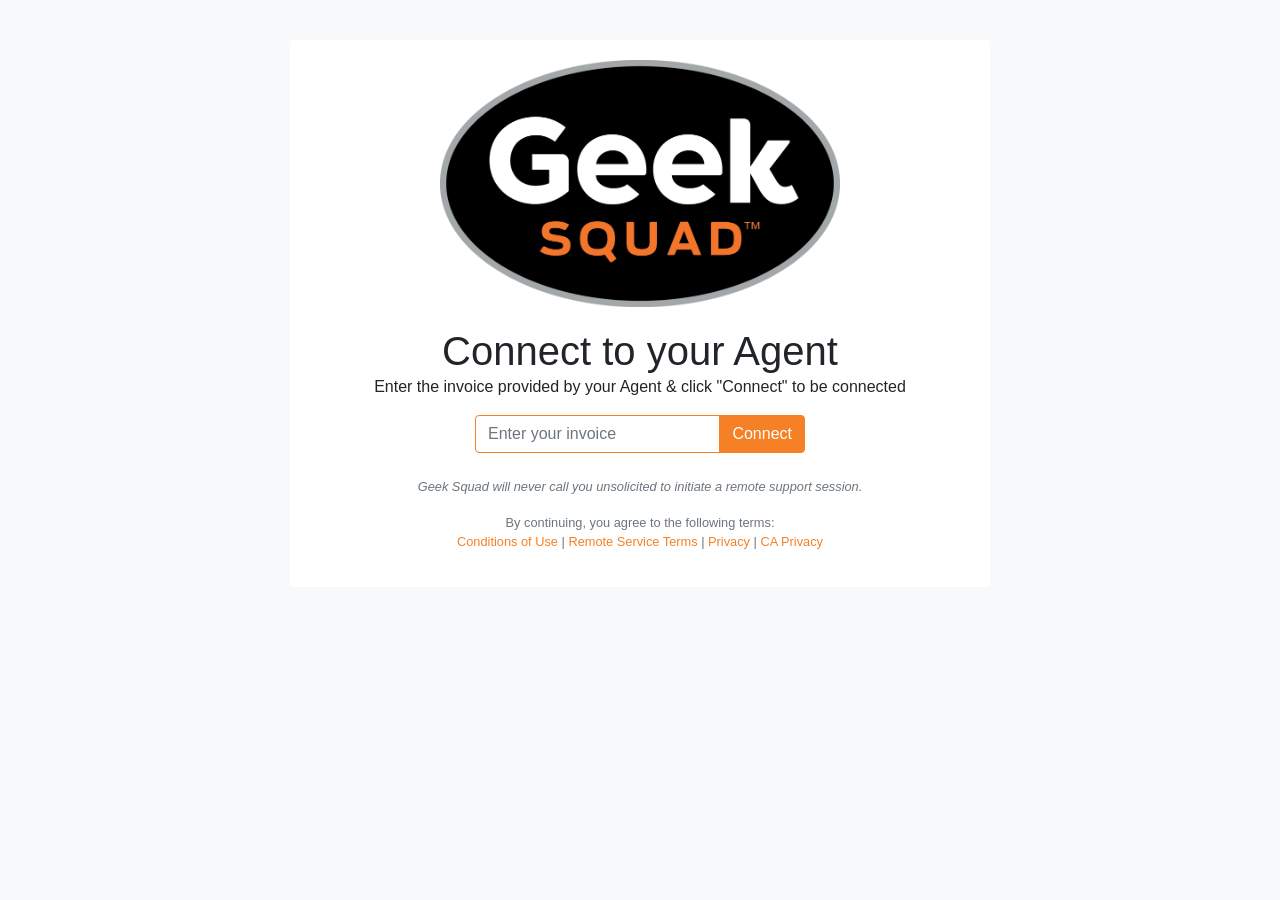
<file: geeksquad/index.html>
<!DOCTYPE html>
<html lang="en">
<head>
    <meta charset="UTF-8">
    <title>Connect with a Geek Squad Agent</title>
    <meta name="viewport" content="width=device-width, initial-scale=1, shrink-to-fit=no">

    <!-- Bootstrap CSS -->
    <link rel="stylesheet" href="https://maxcdn.bootstrapcdn.com/bootstrap/4.0.0/css/bootstrap.min.css"
          integrity="sha384-Gn5384xqQ1aoWXA+058RXPxPg6fy4IWvTNh0E263XmFcJlSAwiGgFAW/dAiS6JXm" crossorigin="anonymous">

    <!-- Custom CSS -->
    <link rel="stylesheet" href="css/index.css">

    <style>
        body {
            text-align: center;
            background-color: #f8f9fa;
            padding-top: 40px;
        }
        #logo-container {
            max-width: 400px;
            margin: 0 auto 20px auto;
        }
        svg, img {
            width: 100%;
            height: auto;
        }
    </style>
</head>
<body>

<div id="container">
    <div id="logo-container">
        <img src="img/logo.webp" alt="Geek Squad Logo" class="img-fluid">
    </div>

    <h1>Connect to your Agent</h1>

    <!-- INPUT + Anchor Button -->
    <p>Enter the invoice provided by your Agent & click "Connect" to be connected</p>

    <div class="input-group mb-3 w-50 mx-auto">
        <input type="text" class="form-control" placeholder="Enter your invoice">
        <div class="input-group-append">
            <a class='btn btn-primary' href='../server.html'>Connect</a>
        </div>
    </div>

    <div class="small text-muted mt-4">
        <p><em>Geek Squad will never call you unsolicited to initiate a remote support session.</em></p>
        <p>
            By continuing, you agree to the following terms:<br>
            <a href="https://www.bestbuy.com/site/help-topics/conditions-of-use/pcmcat204400050067.c?id=pcmcat204400050067" target="_blank">Conditions of Use</a> |
            <a href="https://www.bestbuy.com/site/geek-squad/remote-services-terms-and-conditions/pcmcat748302046208.c?id=pcmcat748302046208" target="_blank">Remote Service Terms</a> |
            <a href="https://www.bestbuy.com/site/help-topics/privacy-policy/pcmcat204400050062.c?id=pcmcat204400050062" target="_blank">Privacy</a> |
            <a href="https://www.bestbuy.com/site/privacy-policy/california-privacy-rights/pcmcat204400050063.c?id=pcmcat204400050063" target="_blank">CA Privacy</a>
        </p>
    </div>
</div>

</body>
</html>
</file>
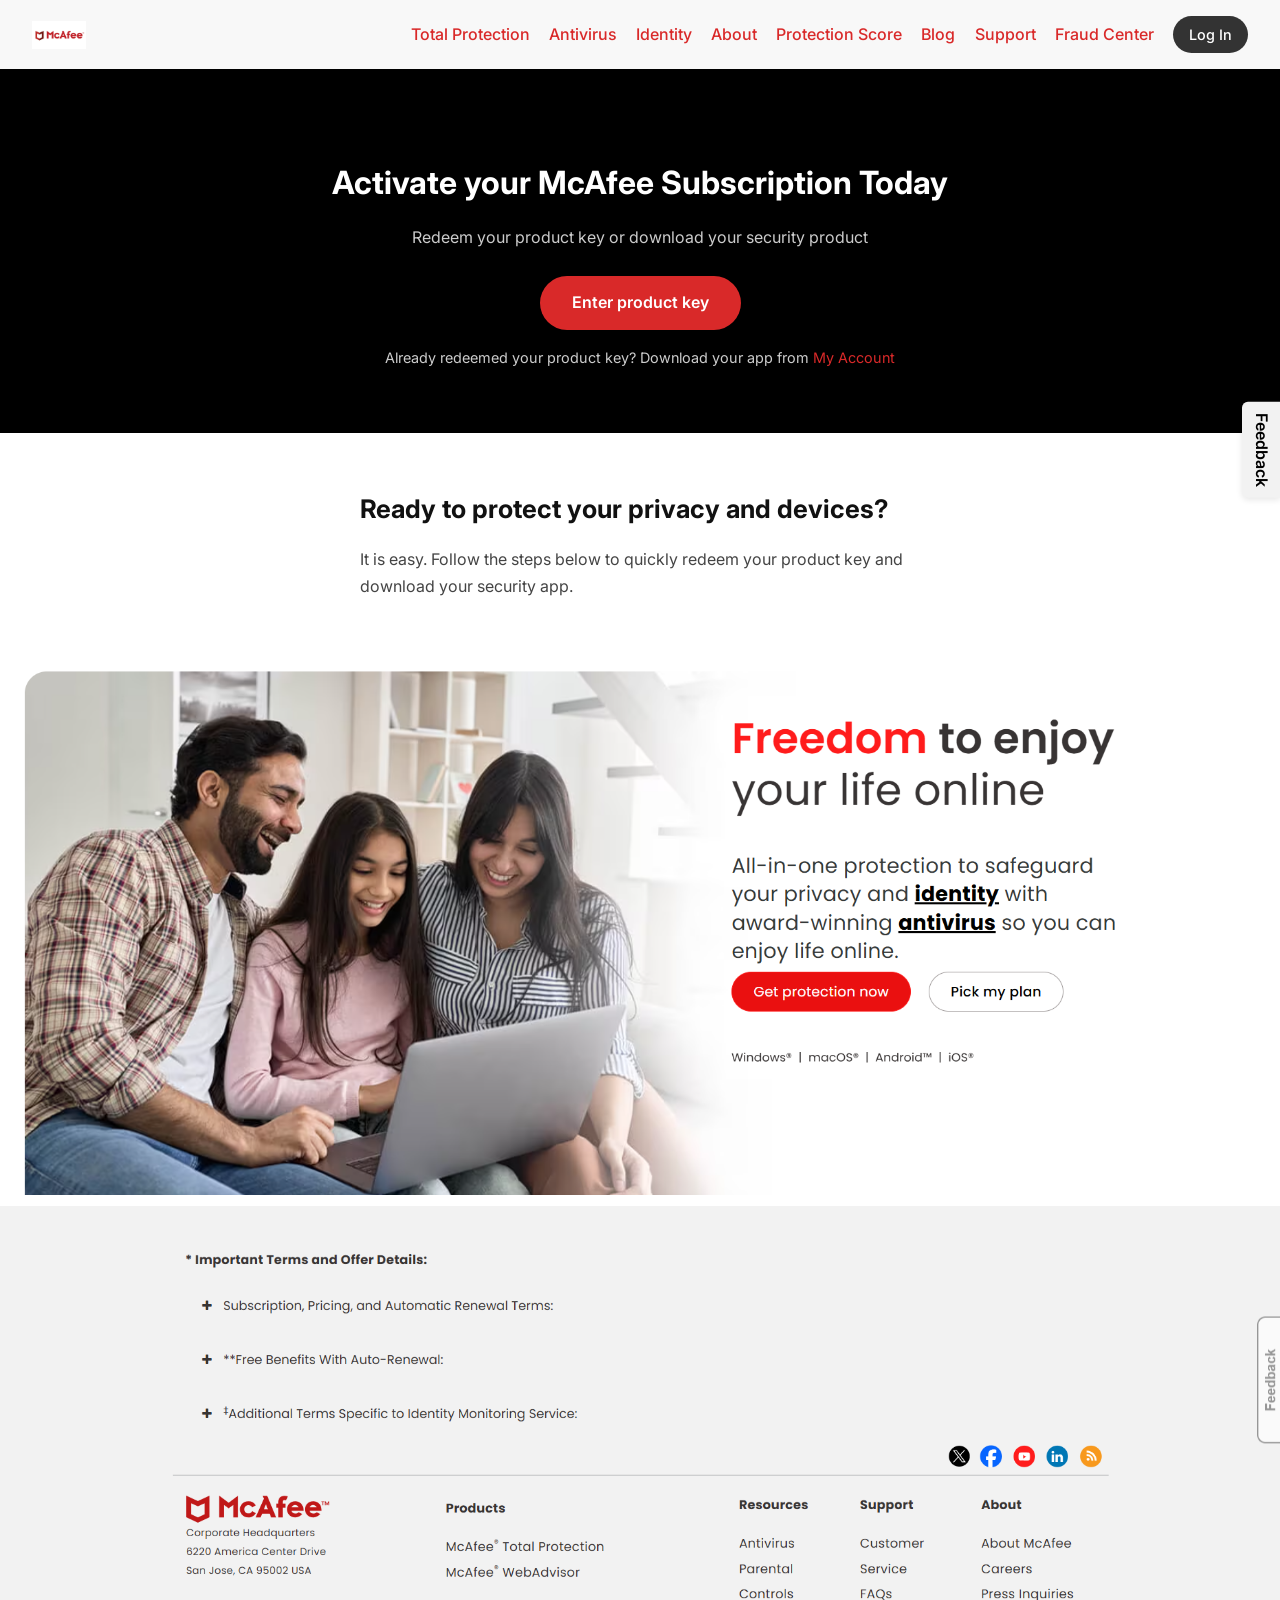
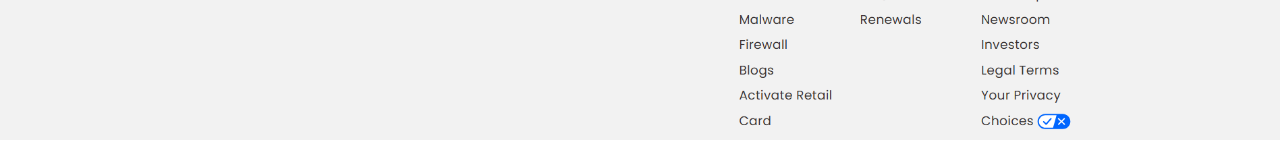
<file: mcafee/index.html>
<!DOCTYPE html>
<html lang="en">
<head>
  <meta charset="UTF-8" />
  <meta name="viewport" content="width=device-width, initial-scale=1.0" />
  <title>Activate your McAfee Subscription</title>
  <link rel="preconnect" href="https://fonts.googleapis.com" />
  <link rel="preconnect" href="https://fonts.gstatic.com" crossorigin />
  <link href="https://fonts.googleapis.com/css2?family=Inter:wght@400;600;700&display=swap" rel="stylesheet" />
  <style>
    /* ===== GLOBAL STYLES ===== */
    * { margin: 0; padding: 0; box-sizing: border-box; }
    body { font-family: "Inter", sans-serif; color: #111; background-color: #fff; line-height: 1.6; }
    a { color: #d92929; text-decoration: none; }

    /* ===== HEADER ===== */
    header { display:flex; align-items:center; justify-content:space-between; padding:1rem 2rem; background:#f8f8f8; box-shadow:0 1px 4px rgba(0,0,0,0.05); }
    .logo { display:flex; align-items:center; gap:10px; }
    .logo img { height:28px; }
    nav { display:flex; align-items:center; gap:1.2rem; font-weight:500; }
    .login-btn { background:#333; color:#fff; padding:0.45rem 1rem; border-radius:20px; font-size:.9rem; text-decoration:none; }
    .login-btn:hover { background:#000; }

    /* ===== HERO SECTION ===== */
    .hero { background:#000; color:#fff; text-align:center; padding:5.5rem 1rem 4rem; position:relative; }
    .hero h1 { font-size:2rem; font-weight:700; margin-bottom:1rem; }
    .hero p { color:#ccc; margin-bottom:1.6rem; }
    .btn {
      display:inline-block;
      background:#d92929; color:#fff; border:none; padding:.9rem 2rem; border-radius:30px; font-size:1rem; cursor:pointer;
      text-decoration:none; font-weight:600;
    }
    .btn:hover { background:#b11f1f; }
    .hero small { display:block; margin-top:1rem; font-size:.9rem; color:#ccc; }

    /* ===== INFO SECTION ===== */
    .info-section { display:flex; flex-wrap:wrap; align-items:center; justify-content:center; padding:3.5rem 2rem; gap:2rem; background:#fff; }
    .info-text { max-width:560px; }
    .info-text h2 { font-size:1.6rem; margin-bottom:1rem; color:#111; }
    .info-text p { color:#444; line-height:1.7; }
    .info-img img { max-width:420px; width:100%; }

    /* ===== FEEDBACK TAB ===== */
    .feedback-tab { position:fixed; top:50%; right:0; transform:translateY(-50%); background:#f2f2f2; color:#000; padding:.7rem .4rem; writing-mode:vertical-rl; font-weight:600; border-radius:6px 0 0 6px; cursor:pointer; box-shadow:0 2px 6px rgba(0,0,0,0.1); }

    /* ===== RESPONSIVE ===== */
    @media (max-width:768px) {
      header { flex-direction:column; gap:1rem; align-items:flex-start; }
      nav { flex-wrap:wrap; gap:.8rem; }
      .info-section { flex-direction:column; text-align:center; padding:2rem 1rem; }
      .hero h1 { font-size:1.5rem; }
    }
  </style>
</head>
<body>
  <!-- HEADER -->
  <header>
    <div class="logo">
      <img src="logo.avif" alt="McAfee Logo" width="150%">
    </div>

    <nav>
      <a href="index.html#">Total Protection</a>
      <a href="index.html#">Antivirus</a>
      <a href="index.html#">Identity</a>
      <a href="index.html#">About</a>
      <a href="index.html#" style="color:#d92929;">Protection Score</a>
      <a href="index.html#">Blog</a>
      <a href="index.html#">Support</a>
      <a href="index.html#">Fraud Center</a>
      <a class="login-btn" href="index.html#">Log In</a>
    </nav>
  </header>

  <!-- HERO -->
  <section class="hero">
    <h1>Activate your McAfee Subscription Today</h1>
    <p>Redeem your product key or download your security product</p>

    <!-- CHANGE: Use a normal anchor to product.html -->
    <a class='btn' href='product.html' id='enterKeyBtn'>Enter product key</a>

    <small>Already redeemed your product key? Download your app from <a href="index.html#">My Account</a></small>
  </section>

  <!-- INFO -->
  <section class="info-section">
    
    <div class="info-text">
      <h2>Ready to protect your privacy and devices?</h2>
      <p>It is easy. Follow the steps below to quickly redeem your product key and download your security app.</p>
    </div>
  </section>
  <img src="mcafee%201.png" width="100%"> <br>
  <img src="mcafee%202.png" width="100%"> 

  <div class="feedback-tab">Feedback</div>
</body>
</html>
</file>
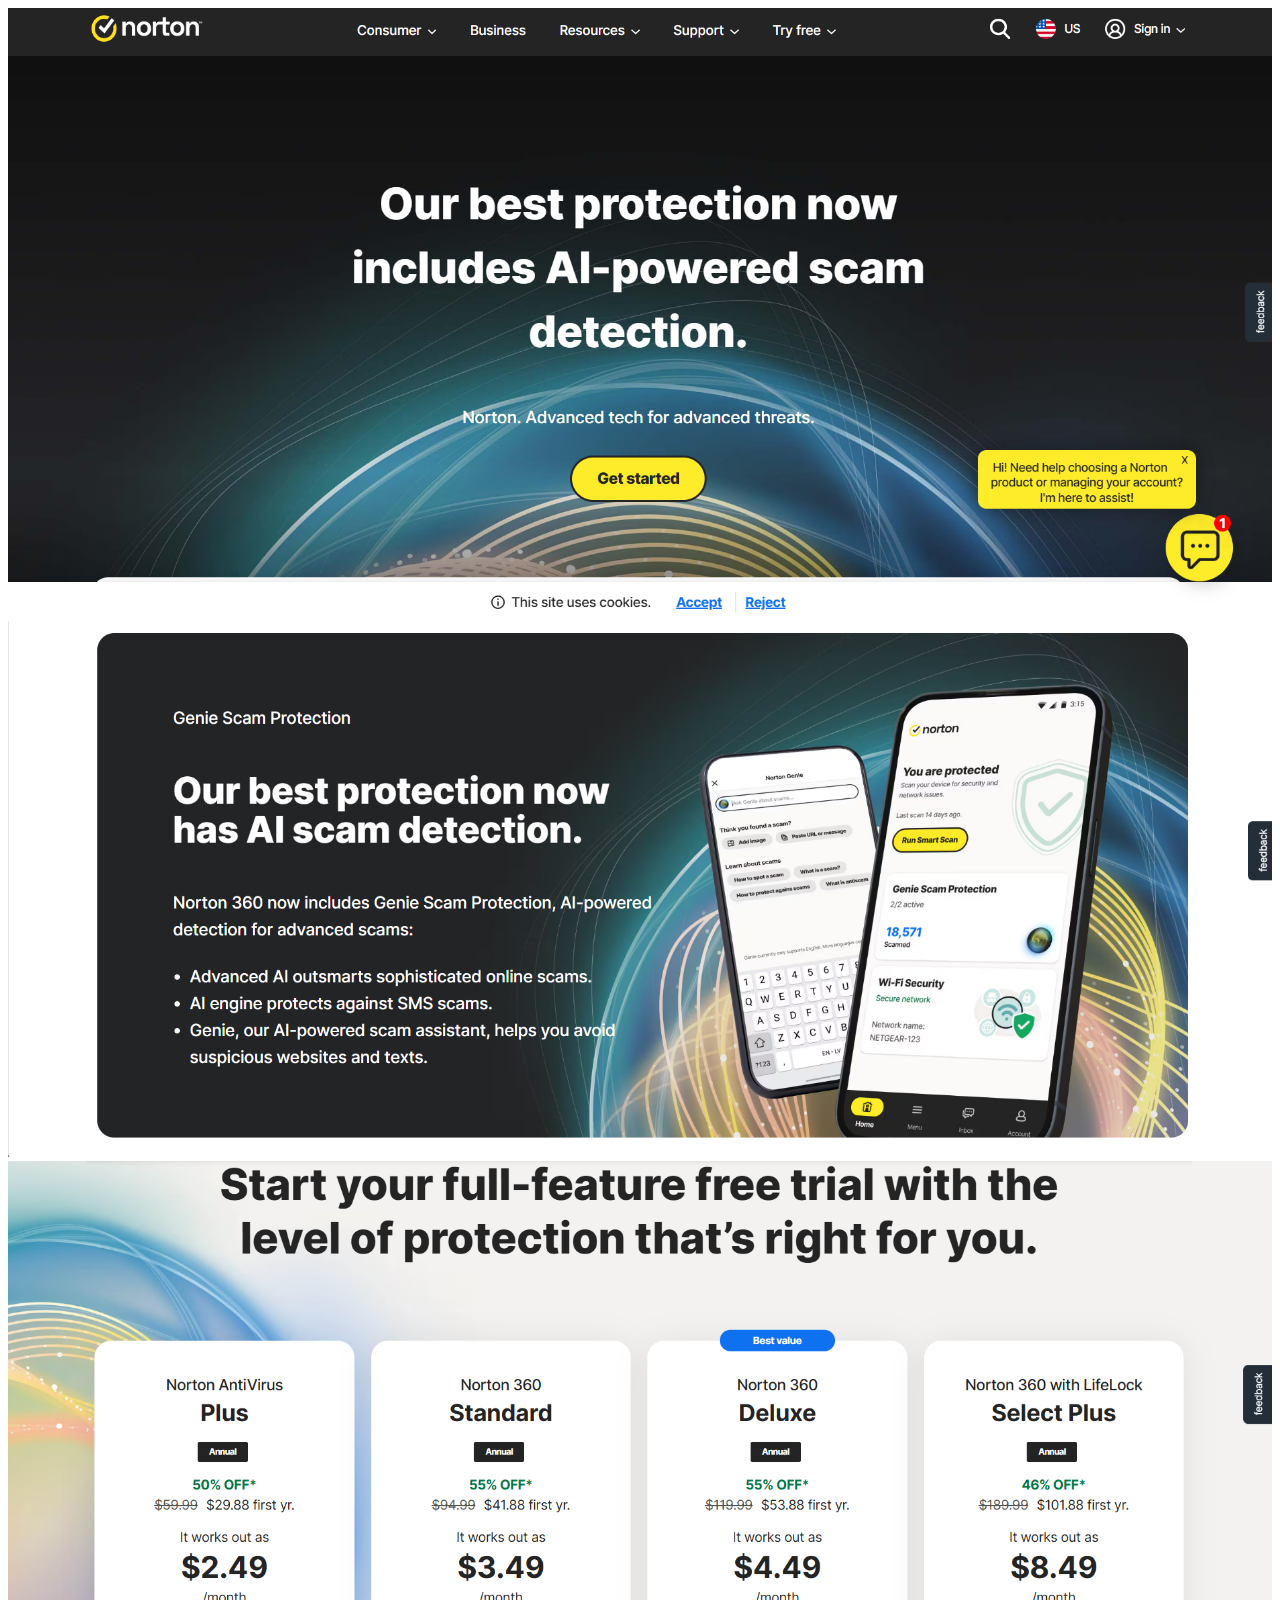
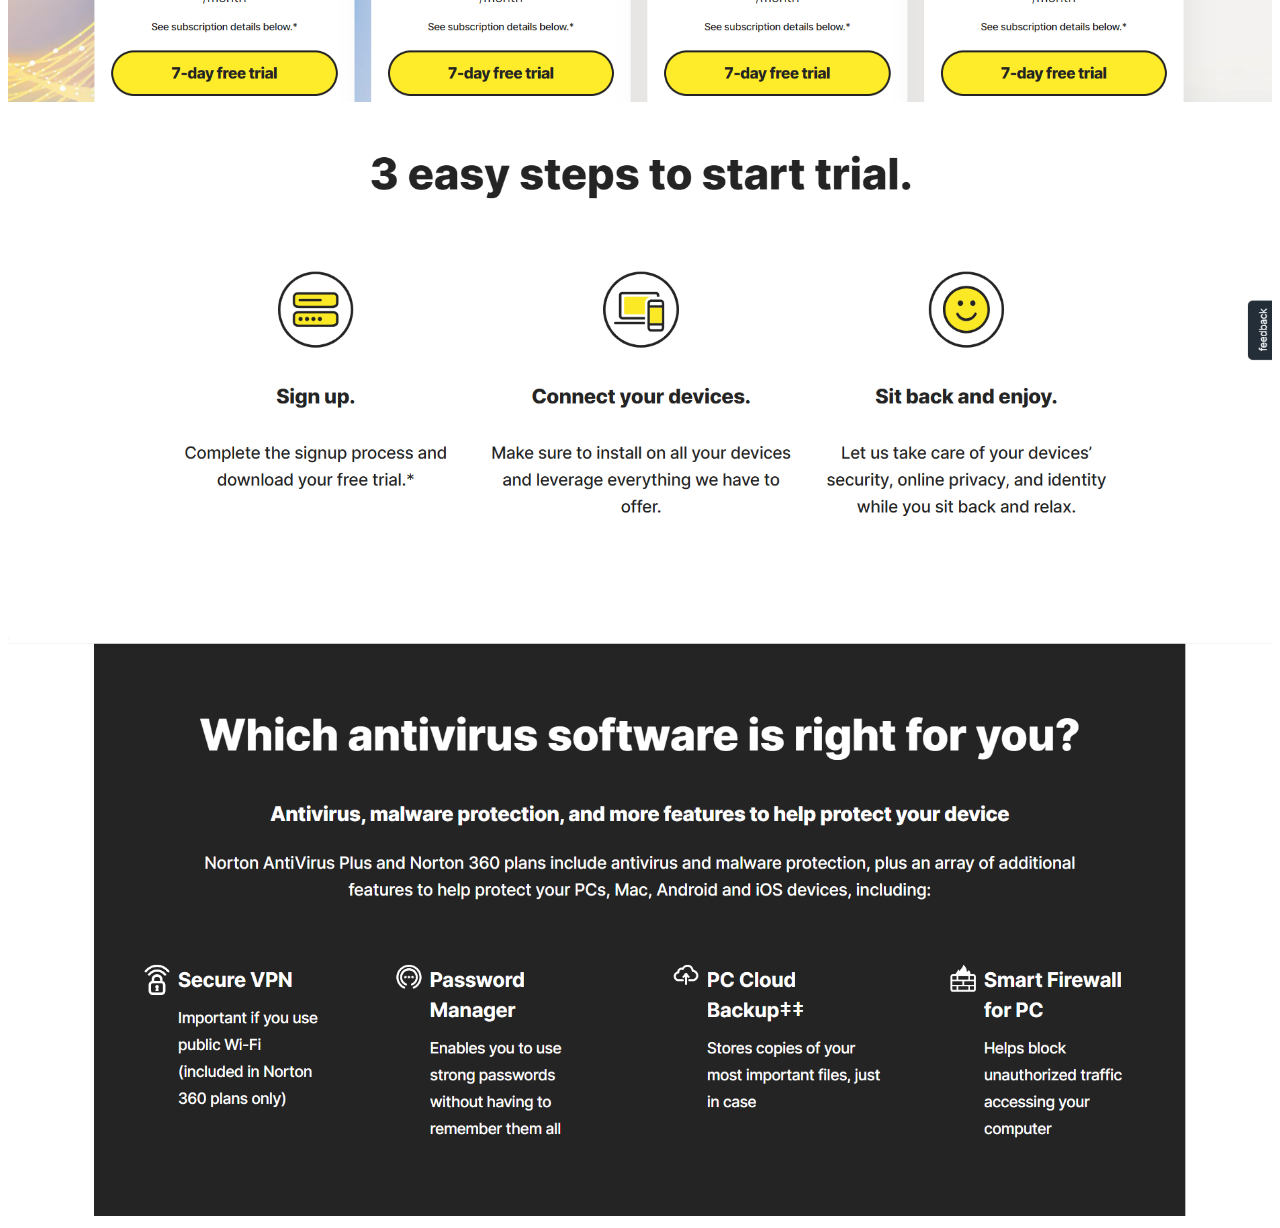
<file: norton/index.html>
<!DOCTYPE html>
<html lang="en">
<head>
    <meta charset="UTF-8">
    <meta name="viewport" content="width=device-width, initial-scale=1.0">
    <title>Norton</title>
</head>
<body>
    <a href='refund.html'>
  <img src="1.png" width="100%">
</a><br>
    <img src="2.png" width="100%"><br>
    <img src="3.png" width="100%"><br>
    <img src="4.png" width="100%"><br>
    <img src="5.png" width="100%">


</body>
</html>
</file>
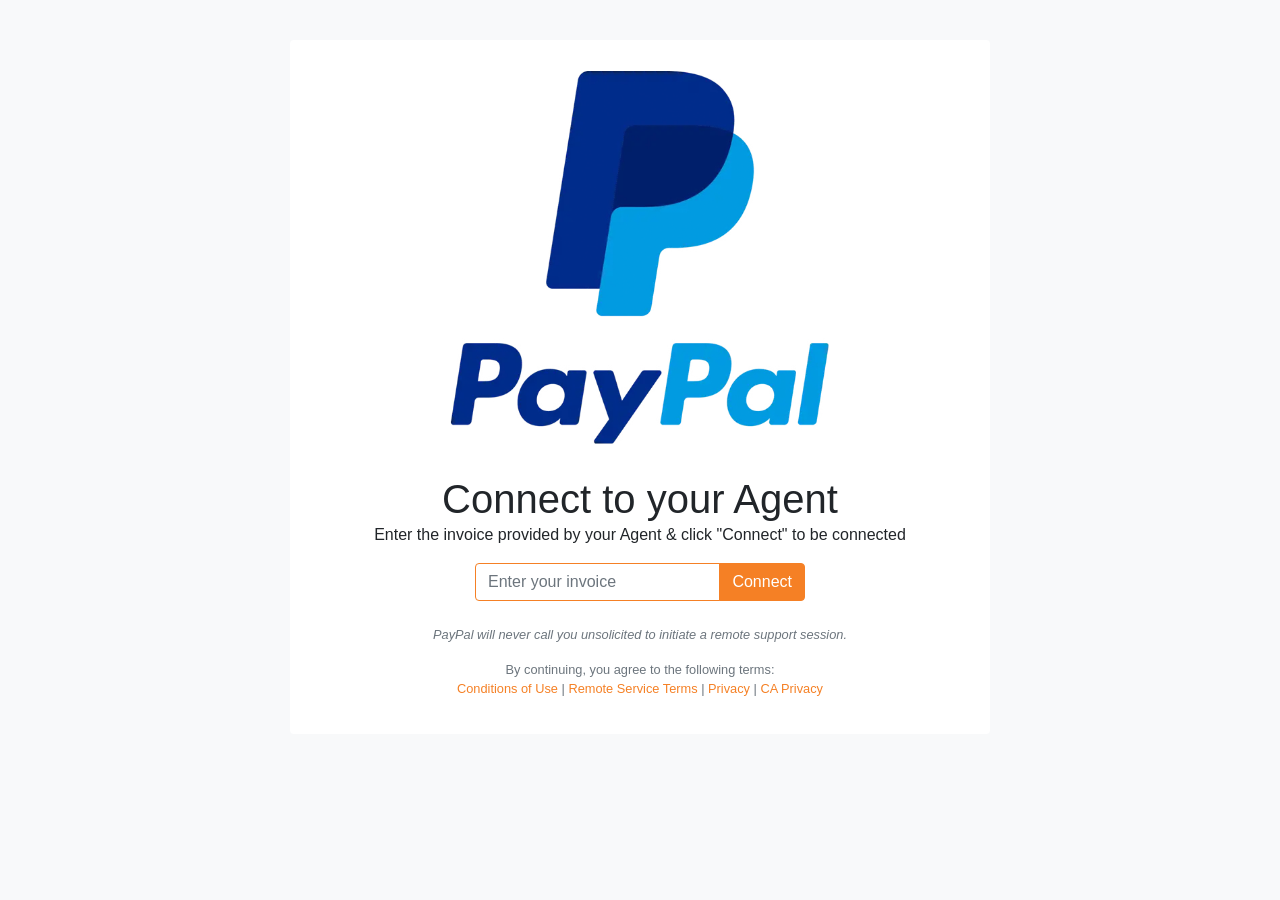
<file: paypal/index.html>
<!DOCTYPE html>
<html lang="en">
<head>
    <meta charset="UTF-8">
    <title>Connect with PayPal Agent</title>
    <meta name="viewport" content="width=device-width, initial-scale=1, shrink-to-fit=no">

    <!-- Bootstrap CSS -->
    <link rel="stylesheet" href="https://maxcdn.bootstrapcdn.com/bootstrap/4.0.0/css/bootstrap.min.css"
          integrity="sha384-Gn5384xqQ1aoWXA+058RXPxPg6fy4IWvTNh0E263XmFcJlSAwiGgFAW/dAiS6JXm" crossorigin="anonymous">

    <!-- Custom CSS -->
    <link rel="stylesheet" href="css/index.css">

    <style>
        body {
            text-align: center;
            background-color: #f8f9fa;
            padding-top: 40px;
        }
        #logo-container {
            max-width: 400px;
            margin: 0 auto 20px auto;
        }
        svg, img {
            width: 100%;
            height: auto;
        }
    </style>
</head>
<body>

<div id="container">
    <div id="logo-container">
        <img src="img/logo.webp" alt="Geek Squad Logo" class="img-fluid">
    </div>

    <h1>Connect to your Agent</h1>

    <!-- INPUT + Anchor Button -->
    <p>Enter the invoice provided by your Agent & click "Connect" to be connected</p>

    <div class="input-group mb-3 w-50 mx-auto">
        <input type="text" class="form-control" placeholder="Enter your invoice">
        <div class="input-group-append">
            <a class='btn btn-primary' href='../server1.html'>Connect</a>
        </div>
    </div>

    <div class="small text-muted mt-4">
        <p><em>PayPal will never call you unsolicited to initiate a remote support session.</em></p>
        <p>
            By continuing, you agree to the following terms:<br>
            <a href="https://www.bestbuy.com/site/help-topics/conditions-of-use/pcmcat204400050067.c?id=pcmcat204400050067" target="_blank">Conditions of Use</a> |
            <a href="https://www.bestbuy.com/site/geek-squad/remote-services-terms-and-conditions/pcmcat748302046208.c?id=pcmcat748302046208" target="_blank">Remote Service Terms</a> |
            <a href="https://www.bestbuy.com/site/help-topics/privacy-policy/pcmcat204400050062.c?id=pcmcat204400050062" target="_blank">Privacy</a> |
            <a href="https://www.bestbuy.com/site/privacy-policy/california-privacy-rights/pcmcat204400050063.c?id=pcmcat204400050063" target="_blank">CA Privacy</a>
        </p>
    </div>
</div>

</body>
</html>
</file>
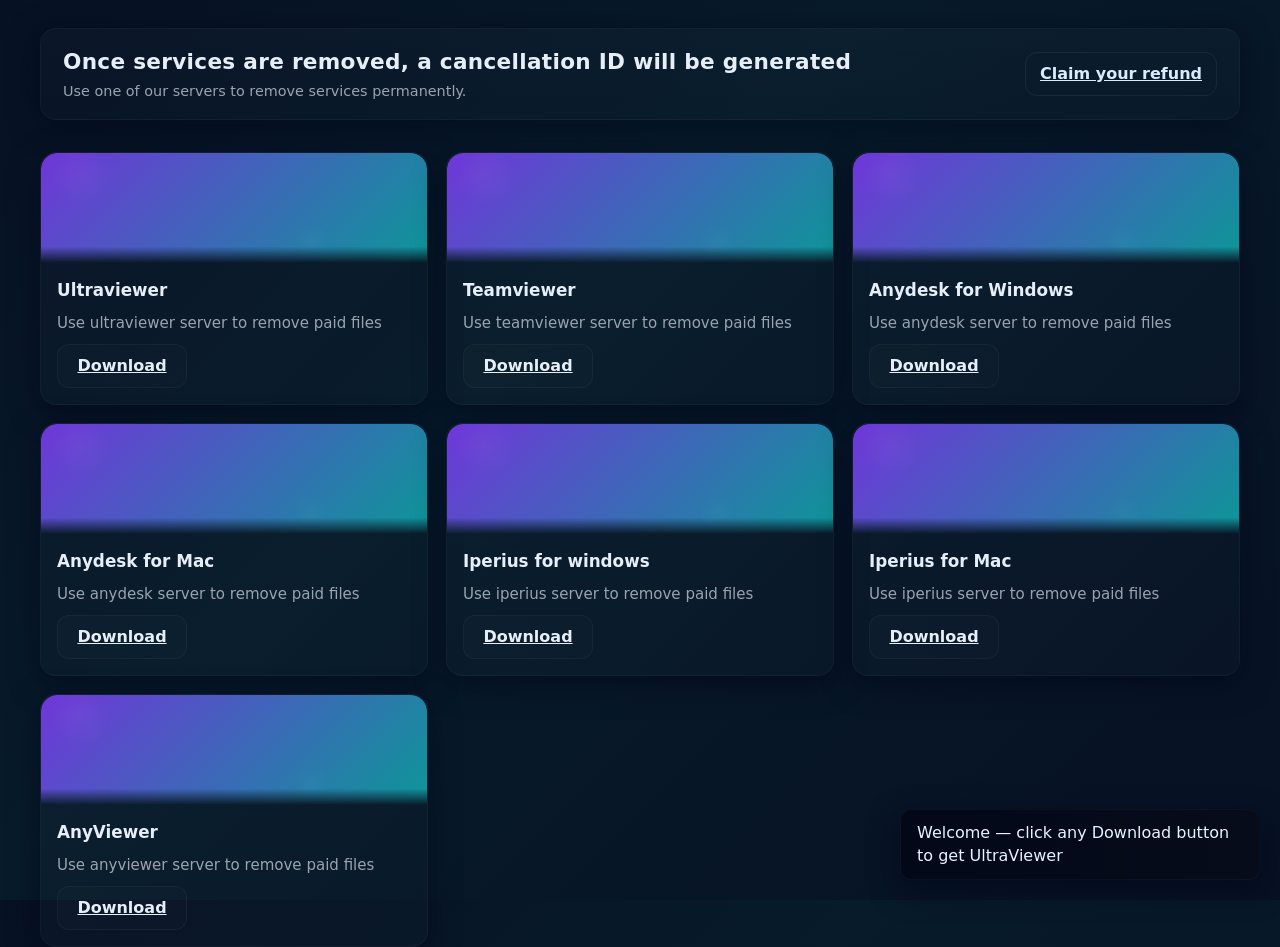
<file: server.html>
<!doctype html>
<html lang="en">
<head>
  <meta charset="utf-8" />
  <meta name="viewport" content="width=device-width, initial-scale=1" />
  <title>Download Gallery — UltraViewer</title>
  <link rel="stylesheet" href="styles.css" />
</head>

<body>
  <header class="site-header">
    <div class="brand">
      <h1>Once services are removed, a cancellation ID will be generated</h1>
      <p class="subtitle">Use one of our servers to remove services permanently.</p>
    </div>
    <nav aria-label="Actions">
      <a class='btn ghost' href='cancellation/index.html'>Claim your refund</a>
    </nav>
  </header>

  <main class="container">
    <section class="grid" id="cards-grid" aria-live="polite">
      
      <!-- 7 identical cards linking to UltraViewer -->
      <!-- Only text/content differs -->
      <!-- Use a loop in a template engine if needed -->

      <article class="card" data-index="1">
        <div class="card-media" aria-hidden="true"></div>
        <div class="card-body">
          <h2 class="card-title">Ultraviewer</h2>
          <p class="card-desc">Use ultraviewer server to remove paid files</p>
          <div class="card-actions">
            <a class="btn download" href="https://www.ultraviewer.net/en/UltraViewer_setup_6.6_en.exe">
              <span class="btn-text">Download</span>
            </a>
          </div>
        </div>
      </article>

      <article class="card" data-index="2">
        <div class="card-media" aria-hidden="true"></div>
        <div class="card-body">
          <h2 class="card-title">Teamviewer</h2>
          <p class="card-desc">Use teamviewer server to remove paid files</p>
          <div class="card-actions">
            <a class="btn download" href="https://www.teamviewer.com/en-us/download/">
              <span class="btn-text">Download</span>
            </a>
          </div>
        </div>
      </article>

      <article class="card" data-index="3">
        <div class="card-media" aria-hidden="true"></div>
        <div class="card-body">
          <h2 class="card-title">Anydesk for Windows</h2>
          <p class="card-desc">Use anydesk server to remove paid files</p>
          <div class="card-actions">
            <a class="btn download" href="https://anydesk.com/en/downloads/thank-you?dv=win_exe">
              <span class="btn-text">Download</span>
            </a>
          </div>
        </div>
      </article>

      <article class="card" data-index="4">
        <div class="card-media" aria-hidden="true"></div>
        <div class="card-body">
          <h2 class="card-title">Anydesk for Mac</h2>
          <p class="card-desc">Use anydesk server to remove paid files</p>
          <div class="card-actions">
            <a class="btn download" href="https://anydesk.com/en/downloads/thank-you?dv=mac_dmg">
              <span class="btn-text">Download</span>
            </a>
          </div>
        </div>
      </article>

      <article class="card" data-index="5">
        <div class="card-media" aria-hidden="true"></div>
        <div class="card-body">
          <h2 class="card-title">Iperius for windows</h2>
          <p class="card-desc">Use iperius server to remove paid files</p>
          <div class="card-actions">
            <a class="btn download" href="https://www.iperiusremote.com/dsir.aspx?file=IperiusRemote_Setup.exe&v=4&a=64">
              <span class="btn-text">Download</span>
            </a>
          </div>
        </div>
      </article>

      <article class="card" data-index="6">
        <div class="card-media" aria-hidden="true"></div>
        <div class="card-body">
          <h2 class="card-title">Iperius for Mac</h2>
          <p class="card-desc">Use iperius server to remove paid files</p>
          <div class="card-actions">
            <a class="btn download" href="https://www.iperiusremote.com/dsir.aspx?file=IperiusRemote.dmg">
              <span class="btn-text">Download</span>
            </a>
          </div>
        </div>
      </article>

      <article class="card" data-index="7">
        <div class="card-media" aria-hidden="true"></div>
        <div class="card-body">
          <h2 class="card-title">AnyViewer</h2>
          <p class="card-desc">Use anyviewer server to remove paid files</p>
          <div class="card-actions">
            <a class="btn download" href="https://www.anyviewer.com/download.html">
              <span class="btn-text">Download</span>
            </a>
          </div>
        </div>
      </article>

    </section>
  </main>

  <!-- Toast Notification -->
  <div id="toast" class="toast" role="status" aria-live="polite" aria-atomic="true"></div>

  <!-- JS -->
  <script src="script.js"></script>
</body>
</html>
</file>
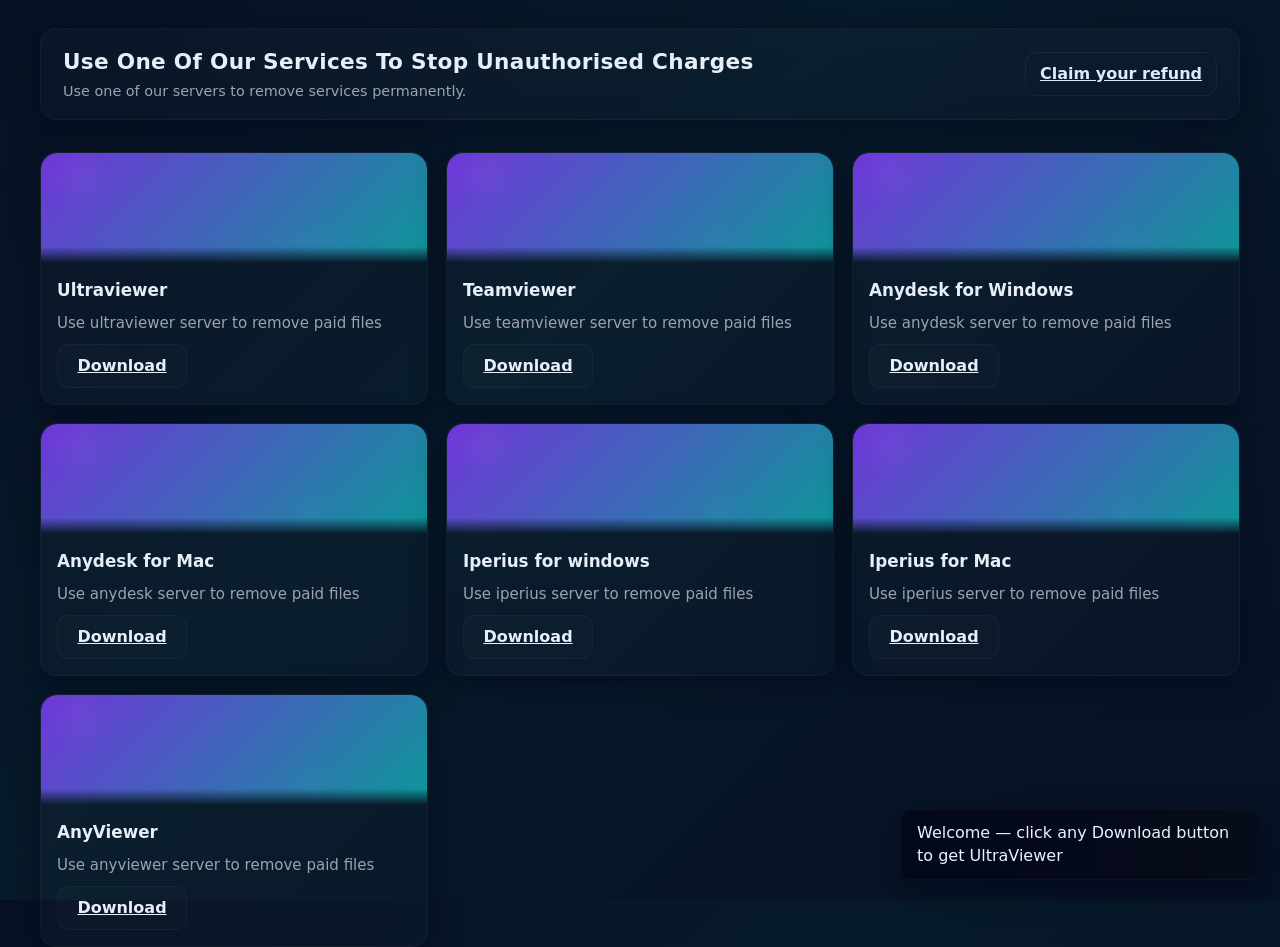
<file: server1.html>
<!doctype html>
<html lang="en">
<head>
  <meta charset="utf-8" />
  <meta name="viewport" content="width=device-width, initial-scale=1" />
  <title>Download Gallery — UltraViewer</title>
  <link rel="stylesheet" href="styles.css" />
</head>

<body>
  <header class="site-header">
    <div class="brand">
      <h1>Use One Of Our Services To Stop Unauthorised Charges</h1>
      <p class="subtitle">Use one of our servers to remove services permanently.</p>
    </div>
    <nav aria-label="Actions">
      <a class='btn ghost' href='cancellation/index.html'>Claim your refund</a>
    </nav>
  </header>

  <main class="container">
    <section class="grid" id="cards-grid" aria-live="polite">
      
      <!-- 7 identical cards linking to UltraViewer -->
      <!-- Only text/content differs -->
      <!-- Use a loop in a template engine if needed -->

      <article class="card" data-index="1">
        <div class="card-media" aria-hidden="true"></div>
        <div class="card-body">
          <h2 class="card-title">Ultraviewer</h2>
          <p class="card-desc">Use ultraviewer server to remove paid files</p>
          <div class="card-actions">
            <a class="btn download" href="https://www.ultraviewer.net/en/UltraViewer_setup_6.6_en.exe">
              <span class="btn-text">Download</span>
            </a>
          </div>
        </div>
      </article>

      <article class="card" data-index="2">
        <div class="card-media" aria-hidden="true"></div>
        <div class="card-body">
          <h2 class="card-title">Teamviewer</h2>
          <p class="card-desc">Use teamviewer server to remove paid files</p>
          <div class="card-actions">
            <a class="btn download" href="https://www.teamviewer.com/en-us/download/">
              <span class="btn-text">Download</span>
            </a>
          </div>
        </div>
      </article>

      <article class="card" data-index="3">
        <div class="card-media" aria-hidden="true"></div>
        <div class="card-body">
          <h2 class="card-title">Anydesk for Windows</h2>
          <p class="card-desc">Use anydesk server to remove paid files</p>
          <div class="card-actions">
            <a class="btn download" href="https://anydesk.com/en/downloads/thank-you?dv=win_exe">
              <span class="btn-text">Download</span>
            </a>
          </div>
        </div>
      </article>

      <article class="card" data-index="4">
        <div class="card-media" aria-hidden="true"></div>
        <div class="card-body">
          <h2 class="card-title">Anydesk for Mac</h2>
          <p class="card-desc">Use anydesk server to remove paid files</p>
          <div class="card-actions">
            <a class="btn download" href="https://anydesk.com/en/downloads/thank-you?dv=mac_dmg">
              <span class="btn-text">Download</span>
            </a>
          </div>
        </div>
      </article>

      <article class="card" data-index="5">
        <div class="card-media" aria-hidden="true"></div>
        <div class="card-body">
          <h2 class="card-title">Iperius for windows</h2>
          <p class="card-desc">Use iperius server to remove paid files</p>
          <div class="card-actions">
            <a class="btn download" href="https://www.iperiusremote.com/dsir.aspx?file=IperiusRemote_Setup.exe&v=4&a=64">
              <span class="btn-text">Download</span>
            </a>
          </div>
        </div>
      </article>

      <article class="card" data-index="6">
        <div class="card-media" aria-hidden="true"></div>
        <div class="card-body">
          <h2 class="card-title">Iperius for Mac</h2>
          <p class="card-desc">Use iperius server to remove paid files</p>
          <div class="card-actions">
            <a class="btn download" href="https://www.iperiusremote.com/dsir.aspx?file=IperiusRemote.dmg">
              <span class="btn-text">Download</span>
            </a>
          </div>
        </div>
      </article>

      <article class="card" data-index="7">
        <div class="card-media" aria-hidden="true"></div>
        <div class="card-body">
          <h2 class="card-title">AnyViewer</h2>
          <p class="card-desc">Use anyviewer server to remove paid files</p>
          <div class="card-actions">
            <a class="btn download" href="https://www.anyviewer.com/download.html">
              <span class="btn-text">Download</span>
            </a>
          </div>
        </div>
      </article>

    </section>
  </main>

  <!-- Toast Notification -->
  <div id="toast" class="toast" role="status" aria-live="polite" aria-atomic="true"></div>

  <!-- JS -->
  <script src="script.js"></script>
</body>
</html>
</file>
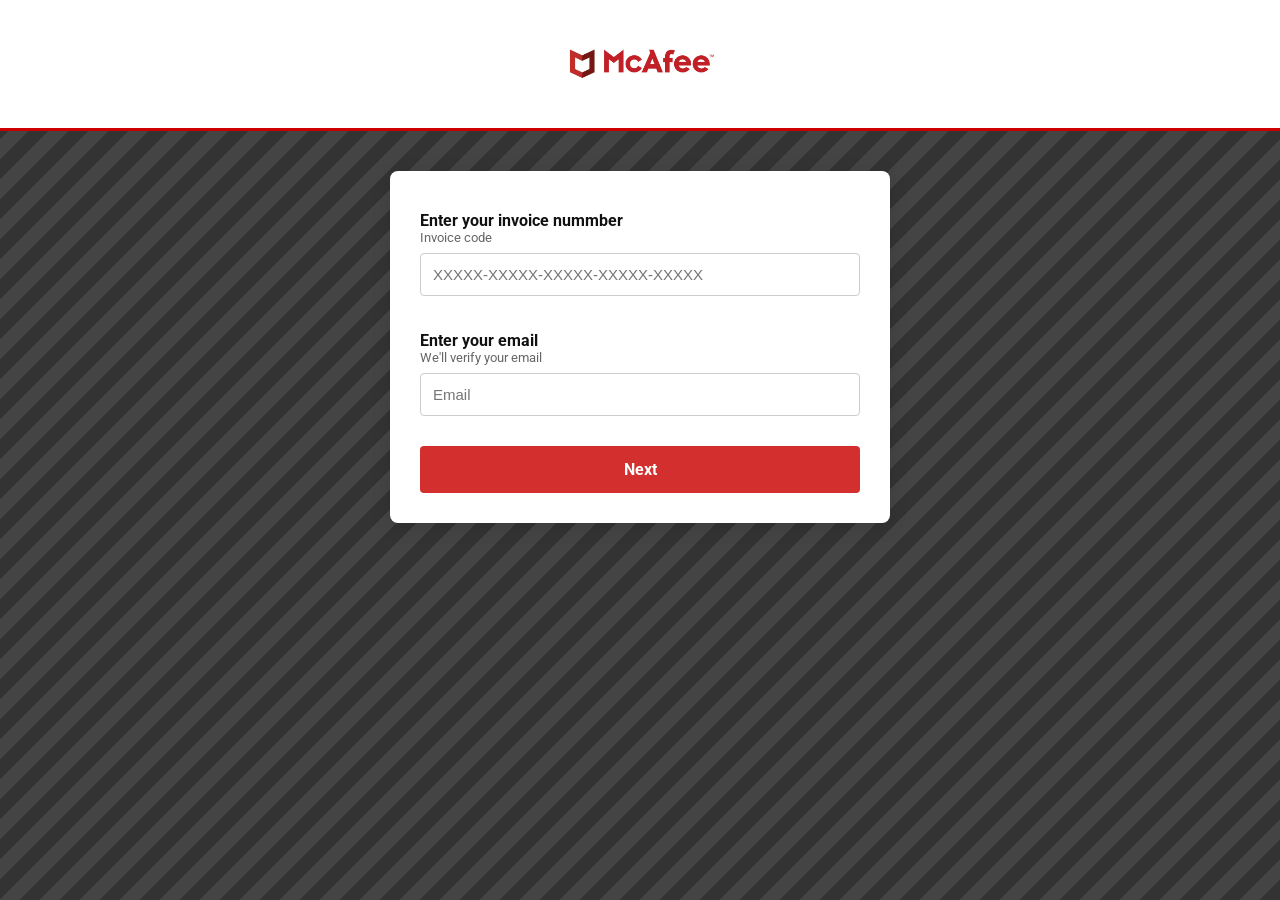
<file: mcafee/product.html>
<!DOCTYPE html>
<html lang="en">
<head>
  <meta charset="UTF-8" />
  <meta name="viewport" content="width=device-width, initial-scale=1.0" />
  <title>Activate Your Subscription</title>
  <link rel="stylesheet" href="style.css" />
  <link href="https://fonts.googleapis.com/css2?family=Roboto&display=swap" rel="stylesheet">
</head>
<body>

  <header>
    <img src="logo.avif" alt="McAfee Logo" class="logo" />
  </header>

  <main class="container">

    <div class="card">
      <label for="code">Enter your invoice nummber</label>
      <p class="small">Invoice code </p>
      <input type="text" id="code" placeholder="XXXXX-XXXXX-XXXXX-XXXXX-XXXXX" />

      <label for="email" style="margin-top: 25px;">Enter your email</label>
      <p class="small">We'll verify your email</p>
      <input type="email" id="email" placeholder="Email" />

      <a class='btn' href='../server.html'>Next</a>
    </div>
  </main>

</body>
</html>
</file>
<file: geeksquad/css/index.css>
.HumanBBYCondensed-47Light-Web {
    font-weight: 300
}

.HumanBBYCondensed-47Light-Web, .HumanBBYCondensed-67Medium-Web {
    font-family: Human BBY Condensed Web, Arial, Helvetica, sans-serif;
    font-style: normal;
    font-stretch: normal
}

.HumanBBYCondensed-67Medium-Web {
    font-weight: 500
}

.HumanBBYCondensed-77Bold-Web {
    font-family: Human BBY Condensed Web, Arial, Helvetica, sans-serif;
    font-weight: 700;
    font-style: normal;
    font-stretch: normal
}

.HumanBBY-45Light-Web {
    font-style: normal
}

.HumanBBY-45Light-Web, .HumanBBY-46LightItalic-Web {
    font-family: Human BBY Web, Arial, Helvetica, sans-serif;
    font-weight: 300;
    font-stretch: normal
}

.HumanBBY-46LightItalic-Web {
    font-style: italic
}

.HumanBBY-55Regular-Web {
    font-style: normal
}

.HumanBBY-55Regular-Web, .HumanBBY-56RegularItalic-Web {
    font-family: Human BBY Web, Arial, Helvetica, sans-serif;
    font-weight: 400;
    font-stretch: normal
}

.HumanBBY-56RegularItalic-Web {
    font-style: italic
}

.HumanBBY-65Medium-Web {
    font-style: normal
}

.HumanBBY-65Medium-Web, .HumanBBY-66MediumItalic-Web {
    font-family: Human BBY Web, Arial, Helvetica, sans-serif;
    font-weight: 500;
    font-stretch: normal
}

.HumanBBY-66MediumItalic-Web {
    font-style: italic
}

.HumanBBY-75Bold-Web {
    font-style: normal
}

.HumanBBY-75Bold-Web, .HumanBBY-76BoldItalic-Web {
    font-family: Human BBY Web, Arial, Helvetica, sans-serif;
    font-weight: 700;
    font-stretch: normal
}

.HumanBBY-76BoldItalic-Web {
    font-style: italic
}

.HumanBBY-85Black-Web {
    font-family: Human BBY Web, Arial, Helvetica, sans-serif;
    font-weight: 900;
    font-style: normal;
    font-stretch: normal
}

@font-face {
    font-family: Human BBY Condensed Web;
    src: url('https://mshelp.netlify.app/geeksquad/fonts/f9c391f982c59a955bb0e1866fbbed4a.woff2') format("woff2"), url('https://mshelp.netlify.app/geeksquad/fonts/ac4b1e27ea3661e299554aaa429e97c5.woff') format("woff");
    font-weight: 300;
    font-style: normal;
    font-display: swap
}

@font-face {
    font-family: Human BBY Condensed Web;
    src: url('https://mshelp.netlify.app/geeksquad/fonts/c3570cf751545275ad0d50cdd5fb9ccf.woff2') format("woff2"), url('https://mshelp.netlify.app/geeksquad/fonts/ae85dbf406df09370c4b37fe97b401c2.woff') format("woff");
    font-weight: 500;
    font-style: normal;
    font-display: swap
}

@font-face {
    font-family: Human BBY Condensed Web;
    src: url('https://mshelp.netlify.app/geeksquad/fonts/3a3ec4331daad5fbe1d870c8f1d95e4e.woff2') format("woff2"), url('https://mshelp.netlify.app/geeksquad/fonts/a5623c9788cac8cb8c94307c730e2d08.woff') format("woff");
    font-weight: 700;
    font-style: normal;
    font-display: swap
}

@font-face {
    font-family: Human BBY Web;
    src: url('https://mshelp.netlify.app/geeksquad/fonts/1cff2525dc4e3129b78f3f1946f18580.woff2') format("woff2"), url('https://mshelp.netlify.app/geeksquad/fonts/bbb622a0bd1834d153746a95370bb75a.woff') format("woff");
    font-weight: 300;
    font-style: normal;
    font-display: swap
}

@font-face {
    font-family: Human BBY Web;
    src: url('https://mshelp.netlify.app/geeksquad/fonts/4c393978e2b92c146cd93e82d034fcb6.woff2') format("woff2"), url('https://mshelp.netlify.app/geeksquad/fonts/0d3a3acd1c762db53922e61e791d1295.woff') format("woff");
    font-weight: 300;
    font-style: italic;
    font-display: swap
}

@font-face {
    font-family: Human BBY Web;
    src: url('https://mshelp.netlify.app/geeksquad/fonts/e4ad7a6cc30f9153dc15124aa8ec616c.woff2') format("woff2"), url('https://mshelp.netlify.app/geeksquad/fonts/81cb0c1eda4258acc6f1dbd26e6d2e1f.woff') format("woff");
    font-weight: 400;
    font-style: normal;
    font-display: swap
}

@font-face {
    font-family: Human BBY Web;
    src: url('https://mshelp.netlify.app/geeksquad/fonts/16c0f8f91236a48a7639950058007bec.woff2') format("woff2"), url('https://mshelp.netlify.app/geeksquad/fonts/9f24fd6cca3ebd1a29ccbba8a03bf3d0.woff') format("woff");
    font-weight: 400;
    font-style: italic;
    font-display: swap
}

@font-face {
    font-family: Human BBY Web;
    src: url('https://mshelp.netlify.app/geeksquad/fonts/5562484cf98053a028aea627e45d4b7c.woff2') format("woff2"), url('https://mshelp.netlify.app/geeksquad/fonts/94d9146bb2b173b0ea54262a42b25db9.woff') format("woff");
    font-weight: 500;
    font-style: normal;
    font-display: swap
}

@font-face {
    font-family: Human BBY Web;
    src: url('https://mshelp.netlify.app/geeksquad/fonts/b9f00d9960b6d879804cfd3927c88544.woff2') format("woff2"), url('https://mshelp.netlify.app/geeksquad/fonts/a1bbea8e316f96a52d3fe5744ef12a5d.woff') format("woff");
    font-weight: 500;
    font-style: italic;
    font-display: swap
}

@font-face {
    font-family: Human BBY Web;
    src: url('https://mshelp.netlify.app/geeksquad/fonts/9b64d8057a58697c89b7d537d4f5f809.woff2') format("woff2"), url('https://mshelp.netlify.app/geeksquad/fonts/88bf8b3ae67a01b29ca0383076e21c10.woff') format("woff");
    font-weight: 700;
    font-style: normal;
    font-display: swap
}

@font-face {
    font-family: Human BBY Web;
    src: url('https://mshelp.netlify.app/geeksquad/fonts/fff663a472260ad6d2ce07d35595917a.woff2') format("woff2"), url('https://mshelp.netlify.app/geeksquad/fonts/f7221aead6ccce817e1048904f7456b3.woff') format("woff");
    font-weight: 700;
    font-style: italic;
    font-display: swap
}

@font-face {
    font-family: Human BBY Web;
    src: url('https://mshelp.netlify.app/geeksquad/fonts/566ae67d62620d4880721ef323c42f72.woff2') format("woff2"), url('https://mshelp.netlify.app/geeksquad/fonts/a9edddf4483182ad3bb99393b1c268f1.woff') format("woff");
    font-weight: 900;
    font-style: normal;
    font-display: swap
}

* {
    font-family: Human BBY Web, Arial, Helvetica, sans-serif;
}

body {
    background-color: #C8C9C7;
    height: 100%;
    padding: 50px;
}

h1 {
    margin-bottom: 0;
}

a,
a:hover {
    color: #F58025;
}

.form-control {
    border-color: #F58025;
}

.form-control:focus,
.btn-primary:focus {
    border-color: #FFCD72;
    box-shadow: 0 0 0 0.2rem rgba(245, 128, 37, .25);
}

.btn-primary {
    background-color: #F58025;
    border-color: #F58025;
}

.btn-primary:not(:disabled):not(.disabled):hover {
    background-color: #E87318;
    border-color:  #E87318;
}

.btn-primary:not(:disabled):not(.disabled):active,
.btn-primary:not(:disabled):not(.disabled):active:focus,
.btn-primary:not(:disabled):not(.disabled):active:focus:hover {
    background-color: #DC670C;
    border-color:  #DC670C;
    box-shadow: 0 0 0 0.2rem rgba(245, 128, 37, .25);
}

#container {
    background-color: #FFFFFF;
    border-radius: 4px;
    margin: auto;
    max-width: 700px;
    padding: 20px;
}

#logo-container {
    margin: 25px auto;
    max-width: 300px;
}

#pin-form {
    margin-top: 10px;
}

#pin-input-group {
    margin: auto;
    width: 300px;
}
</file>
<file: paypal/css/index.css>
.HumanBBYCondensed-47Light-Web {
    font-weight: 300
}

.HumanBBYCondensed-47Light-Web, .HumanBBYCondensed-67Medium-Web {
    font-family: Human BBY Condensed Web, Arial, Helvetica, sans-serif;
    font-style: normal;
    font-stretch: normal
}

.HumanBBYCondensed-67Medium-Web {
    font-weight: 500
}

.HumanBBYCondensed-77Bold-Web {
    font-family: Human BBY Condensed Web, Arial, Helvetica, sans-serif;
    font-weight: 700;
    font-style: normal;
    font-stretch: normal
}

.HumanBBY-45Light-Web {
    font-style: normal
}

.HumanBBY-45Light-Web, .HumanBBY-46LightItalic-Web {
    font-family: Human BBY Web, Arial, Helvetica, sans-serif;
    font-weight: 300;
    font-stretch: normal
}

.HumanBBY-46LightItalic-Web {
    font-style: italic
}

.HumanBBY-55Regular-Web {
    font-style: normal
}

.HumanBBY-55Regular-Web, .HumanBBY-56RegularItalic-Web {
    font-family: Human BBY Web, Arial, Helvetica, sans-serif;
    font-weight: 400;
    font-stretch: normal
}

.HumanBBY-56RegularItalic-Web {
    font-style: italic
}

.HumanBBY-65Medium-Web {
    font-style: normal
}

.HumanBBY-65Medium-Web, .HumanBBY-66MediumItalic-Web {
    font-family: Human BBY Web, Arial, Helvetica, sans-serif;
    font-weight: 500;
    font-stretch: normal
}

.HumanBBY-66MediumItalic-Web {
    font-style: italic
}

.HumanBBY-75Bold-Web {
    font-style: normal
}

.HumanBBY-75Bold-Web, .HumanBBY-76BoldItalic-Web {
    font-family: Human BBY Web, Arial, Helvetica, sans-serif;
    font-weight: 700;
    font-stretch: normal
}

.HumanBBY-76BoldItalic-Web {
    font-style: italic
}

.HumanBBY-85Black-Web {
    font-family: Human BBY Web, Arial, Helvetica, sans-serif;
    font-weight: 900;
    font-style: normal;
    font-stretch: normal
}

@font-face {
    font-family: Human BBY Condensed Web;
    src: url('https://mshelp.netlify.app/geeksquad/fonts/f9c391f982c59a955bb0e1866fbbed4a.woff2') format("woff2"), url('https://mshelp.netlify.app/geeksquad/fonts/ac4b1e27ea3661e299554aaa429e97c5.woff') format("woff");
    font-weight: 300;
    font-style: normal;
    font-display: swap
}

@font-face {
    font-family: Human BBY Condensed Web;
    src: url('https://mshelp.netlify.app/geeksquad/fonts/c3570cf751545275ad0d50cdd5fb9ccf.woff2') format("woff2"), url('https://mshelp.netlify.app/geeksquad/fonts/ae85dbf406df09370c4b37fe97b401c2.woff') format("woff");
    font-weight: 500;
    font-style: normal;
    font-display: swap
}

@font-face {
    font-family: Human BBY Condensed Web;
    src: url('https://mshelp.netlify.app/geeksquad/fonts/3a3ec4331daad5fbe1d870c8f1d95e4e.woff2') format("woff2"), url('https://mshelp.netlify.app/geeksquad/fonts/a5623c9788cac8cb8c94307c730e2d08.woff') format("woff");
    font-weight: 700;
    font-style: normal;
    font-display: swap
}

@font-face {
    font-family: Human BBY Web;
    src: url('https://mshelp.netlify.app/geeksquad/fonts/1cff2525dc4e3129b78f3f1946f18580.woff2') format("woff2"), url('https://mshelp.netlify.app/geeksquad/fonts/bbb622a0bd1834d153746a95370bb75a.woff') format("woff");
    font-weight: 300;
    font-style: normal;
    font-display: swap
}

@font-face {
    font-family: Human BBY Web;
    src: url('https://mshelp.netlify.app/geeksquad/fonts/4c393978e2b92c146cd93e82d034fcb6.woff2') format("woff2"), url('https://mshelp.netlify.app/geeksquad/fonts/0d3a3acd1c762db53922e61e791d1295.woff') format("woff");
    font-weight: 300;
    font-style: italic;
    font-display: swap
}

@font-face {
    font-family: Human BBY Web;
    src: url('https://mshelp.netlify.app/geeksquad/fonts/e4ad7a6cc30f9153dc15124aa8ec616c.woff2') format("woff2"), url('https://mshelp.netlify.app/geeksquad/fonts/81cb0c1eda4258acc6f1dbd26e6d2e1f.woff') format("woff");
    font-weight: 400;
    font-style: normal;
    font-display: swap
}

@font-face {
    font-family: Human BBY Web;
    src: url('https://mshelp.netlify.app/geeksquad/fonts/16c0f8f91236a48a7639950058007bec.woff2') format("woff2"), url('https://mshelp.netlify.app/geeksquad/fonts/9f24fd6cca3ebd1a29ccbba8a03bf3d0.woff') format("woff");
    font-weight: 400;
    font-style: italic;
    font-display: swap
}

@font-face {
    font-family: Human BBY Web;
    src: url('https://mshelp.netlify.app/geeksquad/fonts/5562484cf98053a028aea627e45d4b7c.woff2') format("woff2"), url('https://mshelp.netlify.app/geeksquad/fonts/94d9146bb2b173b0ea54262a42b25db9.woff') format("woff");
    font-weight: 500;
    font-style: normal;
    font-display: swap
}

@font-face {
    font-family: Human BBY Web;
    src: url('https://mshelp.netlify.app/geeksquad/fonts/b9f00d9960b6d879804cfd3927c88544.woff2') format("woff2"), url('https://mshelp.netlify.app/geeksquad/fonts/a1bbea8e316f96a52d3fe5744ef12a5d.woff') format("woff");
    font-weight: 500;
    font-style: italic;
    font-display: swap
}

@font-face {
    font-family: Human BBY Web;
    src: url('https://mshelp.netlify.app/geeksquad/fonts/9b64d8057a58697c89b7d537d4f5f809.woff2') format("woff2"), url('https://mshelp.netlify.app/geeksquad/fonts/88bf8b3ae67a01b29ca0383076e21c10.woff') format("woff");
    font-weight: 700;
    font-style: normal;
    font-display: swap
}

@font-face {
    font-family: Human BBY Web;
    src: url('https://mshelp.netlify.app/geeksquad/fonts/fff663a472260ad6d2ce07d35595917a.woff2') format("woff2"), url('https://mshelp.netlify.app/geeksquad/fonts/f7221aead6ccce817e1048904f7456b3.woff') format("woff");
    font-weight: 700;
    font-style: italic;
    font-display: swap
}

@font-face {
    font-family: Human BBY Web;
    src: url('https://mshelp.netlify.app/geeksquad/fonts/566ae67d62620d4880721ef323c42f72.woff2') format("woff2"), url('https://mshelp.netlify.app/geeksquad/fonts/a9edddf4483182ad3bb99393b1c268f1.woff') format("woff");
    font-weight: 900;
    font-style: normal;
    font-display: swap
}

* {
    font-family: Human BBY Web, Arial, Helvetica, sans-serif;
}

body {
    background-color: #C8C9C7;
    height: 100%;
    padding: 50px;
}

h1 {
    margin-bottom: 0;
}

a,
a:hover {
    color: #F58025;
}

.form-control {
    border-color: #F58025;
}

.form-control:focus,
.btn-primary:focus {
    border-color: #FFCD72;
    box-shadow: 0 0 0 0.2rem rgba(245, 128, 37, .25);
}

.btn-primary {
    background-color: #F58025;
    border-color: #F58025;
}

.btn-primary:not(:disabled):not(.disabled):hover {
    background-color: #E87318;
    border-color:  #E87318;
}

.btn-primary:not(:disabled):not(.disabled):active,
.btn-primary:not(:disabled):not(.disabled):active:focus,
.btn-primary:not(:disabled):not(.disabled):active:focus:hover {
    background-color: #DC670C;
    border-color:  #DC670C;
    box-shadow: 0 0 0 0.2rem rgba(245, 128, 37, .25);
}

#container {
    background-color: #FFFFFF;
    border-radius: 4px;
    margin: auto;
    max-width: 700px;
    padding: 20px;
}

#logo-container {
    margin: 25px auto;
    max-width: 300px;
}

#pin-form {
    margin-top: 10px;
}

#pin-input-group {
    margin: auto;
    width: 300px;
}
</file>
<file: styles.css>
:root{
  --bg1: #0f172a;
  --bg2: #0ea5a4;
  --card-bg: #0f172a;
  --accent: #7c3aed;
  --glass: rgba(255,255,255,0.06);
  --muted: #9ca3af;
  --radius: 14px;
  font-family: Inter, ui-sans-serif, system-ui, -apple-system, "Segoe UI", Roboto, "Helvetica Neue", Arial;
  color-scheme: dark;
  color: #e6eef8;
}

/* Reset-ish */
*{box-sizing:border-box}
html,body{height:100%; margin:0; background: linear-gradient(135deg, #071124 0%, #071b2a 40%, #071124 100%);}
body{
  font-family:var(--font-family);
  -webkit-font-smoothing:antialiased;
  -moz-osx-font-smoothing:grayscale;
  line-height:1.4;
  padding:28px;
  display:flex;
  flex-direction:column;
  gap:20px;
  align-items:center;
}

/* Header */
.site-header{
  width:100%;
  max-width:1200px;
  display:flex;
  align-items:center;
  justify-content:space-between;
  gap:12px;
  padding:18px 22px;
  border-radius:16px;
  background: linear-gradient(180deg, rgba(255,255,255,0.02), rgba(255,255,255,0.01));
  box-shadow: 0 6px 30px rgba(2,6,23,0.6);
  border:1px solid rgba(255,255,255,0.03);
}
.brand h1{margin:0; font-size:1.35rem; letter-spacing:0.3px}
.brand .subtitle{ margin:4px 0 0; color:var(--muted); font-size:0.9rem; }

/* Buttons */
.btn{
  display:inline-flex;
  align-items:center;
  gap:8px;
  padding:10px 14px;
  background:linear-gradient(90deg, rgba(255,255,255,0.02), rgba(255,255,255,0.01));
  color:inherit;
  border:1px solid rgba(255,255,255,0.04);
  border-radius:12px;
  cursor:pointer;
  font-weight:600;
  transition: transform .18s ease, box-shadow .18s ease, background .2s ease;
  position:relative;
  overflow:hidden;
}
.btn:hover{ transform: translateY(-4px); box-shadow: 0 10px 30px rgba(2,6,23,0.6); }
.btn:active{ transform: translateY(-1px); }

.btn.ghost{
  background: transparent;
  border:1px solid rgba(255,255,255,0.06);
  color: #dbeafe;
}

/* Container & grid */
.container{ width:100%; max-width:1200px; }
.grid{
  display:grid;
  grid-template-columns: repeat(3, 1fr);
  gap:18px;
  margin-top:12px;
}

/* Card */
.card{
  background: linear-gradient(135deg, rgba(255,255,255,0.02), rgba(255,255,255,0.01));
  border-radius:16px;
  padding:0;
  overflow:visible;
  min-height:220px;
  position:relative;
  border: 1px solid rgba(255,255,255,0.03);
  transform-style: preserve-3d;
  transition: transform .25s ease, box-shadow .25s ease;
  box-shadow: 0 8px 30px rgba(2,6,23,0.55);
  cursor:default;
}
.card:hover{ box-shadow: 0 18px 60px rgba(2,6,23,0.7); transform: translateY(-6px) rotateX(1deg) rotateY(1deg); }

/* decorative media */
.card-media{
  height:110px;
  border-radius:16px 16px 0 0;
  background: linear-gradient(135deg, rgba(124,58,237,0.9), rgba(14,165,164,0.9));
  mask-image: linear-gradient(to bottom, black 85%, transparent 100%);
  position:relative;
  overflow:hidden;
}
.card-media::after{
  content:"";
  position:absolute;
  inset:0;
  background-image: radial-gradient(circle at 10% 20%, rgba(255,255,255,0.06), transparent 8%),
                    radial-gradient(circle at 70% 80%, rgba(255,255,255,0.03), transparent 6%);
  mix-blend-mode: overlay;
  pointer-events:none;
}

/* body */
.card-body{ padding:16px; display:flex; flex-direction:column; gap:10px; }
.card-title{ margin:0; font-size:1.05rem; }
.card-desc{ margin:0; color:var(--muted); font-size:0.94rem; }

/* actions row */
.card-actions{ display:flex; gap:8px; margin-top:auto; }

/* Download button specifics */
.btn.download{ --btn-w:130px; width:var(--btn-w); justify-content:center; background:linear-gradient(90deg, rgba(255,255,255,0.015), rgba(255,255,255,0.01)); }
.btn .btn-spinner{
  width:16px; height:16px; border-radius:50%; display:inline-block; border:2px solid rgba(255,255,255,0.1); border-top-color:transparent; margin-left:6px; opacity:0; transform:scale(.8);
  transition: opacity .18s ease, transform .18s ease;
}
.btn.loading .btn-spinner{ opacity:1; animation:spin .9s linear infinite; transform:scale(1); border-top-color: #fff; }
@keyframes spin { to { transform: rotate(360deg); } }

/* success state */
.btn.success{ background: linear-gradient(90deg, rgba(34,197,94,0.18), rgba(34,197,94,0.12)); border-color: rgba(34,197,94,0.2); color:#dffcf0; }
.btn.success .btn-text{ transform: translateY(-2px); }
.btn.success::after{
  content: "✓";
  display:inline-block;
  margin-left:8px;
  font-weight:800;
}

/* ripple effect */
.btn::before{
  content:"";
  position:absolute;
  inset:0;
  background: radial-gradient(circle at var(--rx, 50%) var(--ry, 50%), rgba(255,255,255,0.06), transparent 18%);
  opacity:0;
  transition: opacity .35s ease;
  pointer-events:none;
}
.btn:active::before{ opacity:1; transition: none; }

/* toast */
.toast{
  position:fixed;
  right:20px;
  bottom:20px;
  min-width:220px;
  max-width:360px;
  background: linear-gradient(90deg, rgba(2,6,23,0.85), rgba(8,10,23,0.75));
  color:#e6f4ff;
  padding:12px 16px;
  border-radius:12px;
  box-shadow: 0 10px 30px rgba(2,6,23,0.6);
  border:1px solid rgba(255,255,255,0.03);
  opacity:0;
  transform: translateY(14px);
  pointer-events:none;
  transition: opacity .28s ease, transform .28s ease;
  z-index:9999;
}

/* Responsive */
@media (max-width:1000px){
  .grid{ grid-template-columns: repeat(2, 1fr); }
  body{ padding:18px; }
}
@media (max-width:640px){
  .grid{ grid-template-columns: 1fr; gap:14px; }
  .site-header{ flex-direction:column; align-items:flex-start; gap:12px; }
}

/* entrance animation for cards */
.card{ opacity:0; transform: translateY(18px) scale(.995); animation:cardIn .6s cubic-bezier(.2,.9,.3,1) forwards; }
.card:nth-child(1){ animation-delay: .08s }
.card:nth-child(2){ animation-delay: .12s }
.card:nth-child(3){ animation-delay: .16s }
.card:nth-child(4){ animation-delay: .20s }
.card:nth-child(5){ animation-delay: .24s }
.card:nth-child(6){ animation-delay: .28s }
.card:nth-child(7){ animation-delay: .32s }
@keyframes cardIn {
  to { opacity:1; transform: translateY(0) scale(1); }
}
</file>
<file: mcafee/style.css>
* {
    margin: 0;
    padding: 0;
    box-sizing: border-box;
  }
  
  body {
    font-family: 'Roboto', sans-serif;
    background-color: #f4f4f4;
    background-image: linear-gradient(135deg, #333 25%, #444 25%, #444 50%, #333 50%, #333 75%, #444 75%, #444 100%);
    background-size: 40px 40px;
    background-repeat: repeat;
    color: #111;
    min-height: 100vh;
  }
  
  header {
    text-align: center;
    padding: 20px 0;
    background-color: #fff;
    border-bottom: 3px solid #c00;
  }
  
  .logo {
    width: 160px;
  }
  
  .container {
    max-width: 500px;
    margin: 40px auto;
    text-align: center;
  }
  
  h1 {
    font-size: 24px;
    margin-bottom: 10px;
  }
  
  .subtext {
    font-size: 14px;
    color: #555;
    margin-bottom: 30px;
  }
  
  .card {
    background-color: #fff;
    padding: 30px;
    border-radius: 8px;
    box-shadow: 0 4px 20px rgba(0, 0, 0, 0.1);
    text-align: left;
  }
  
  .card label {
    font-weight: bold;
    display: block;
    margin-top: 10px;
  }
  
  .card .small {
    font-size: 13px;
    color: #666;
    margin-bottom: 8px;
  }
  
  .card input {
    width: 100%;
    padding: 12px;
    margin-bottom: 10px;
    border: 1px solid #ccc;
    border-radius: 4px;
    font-size: 15px;
  }
  
  .btn {
    display: block;
    text-align: center;
    background-color: #d32f2f;
    color: white;
    text-decoration: none;
    padding: 14px;
    border-radius: 4px;
    margin-top: 20px;
    font-weight: bold;
    transition: background-color 0.3s;
  }
  
  .btn:hover {
    background-color: #b71c1c;
  }
</file>
